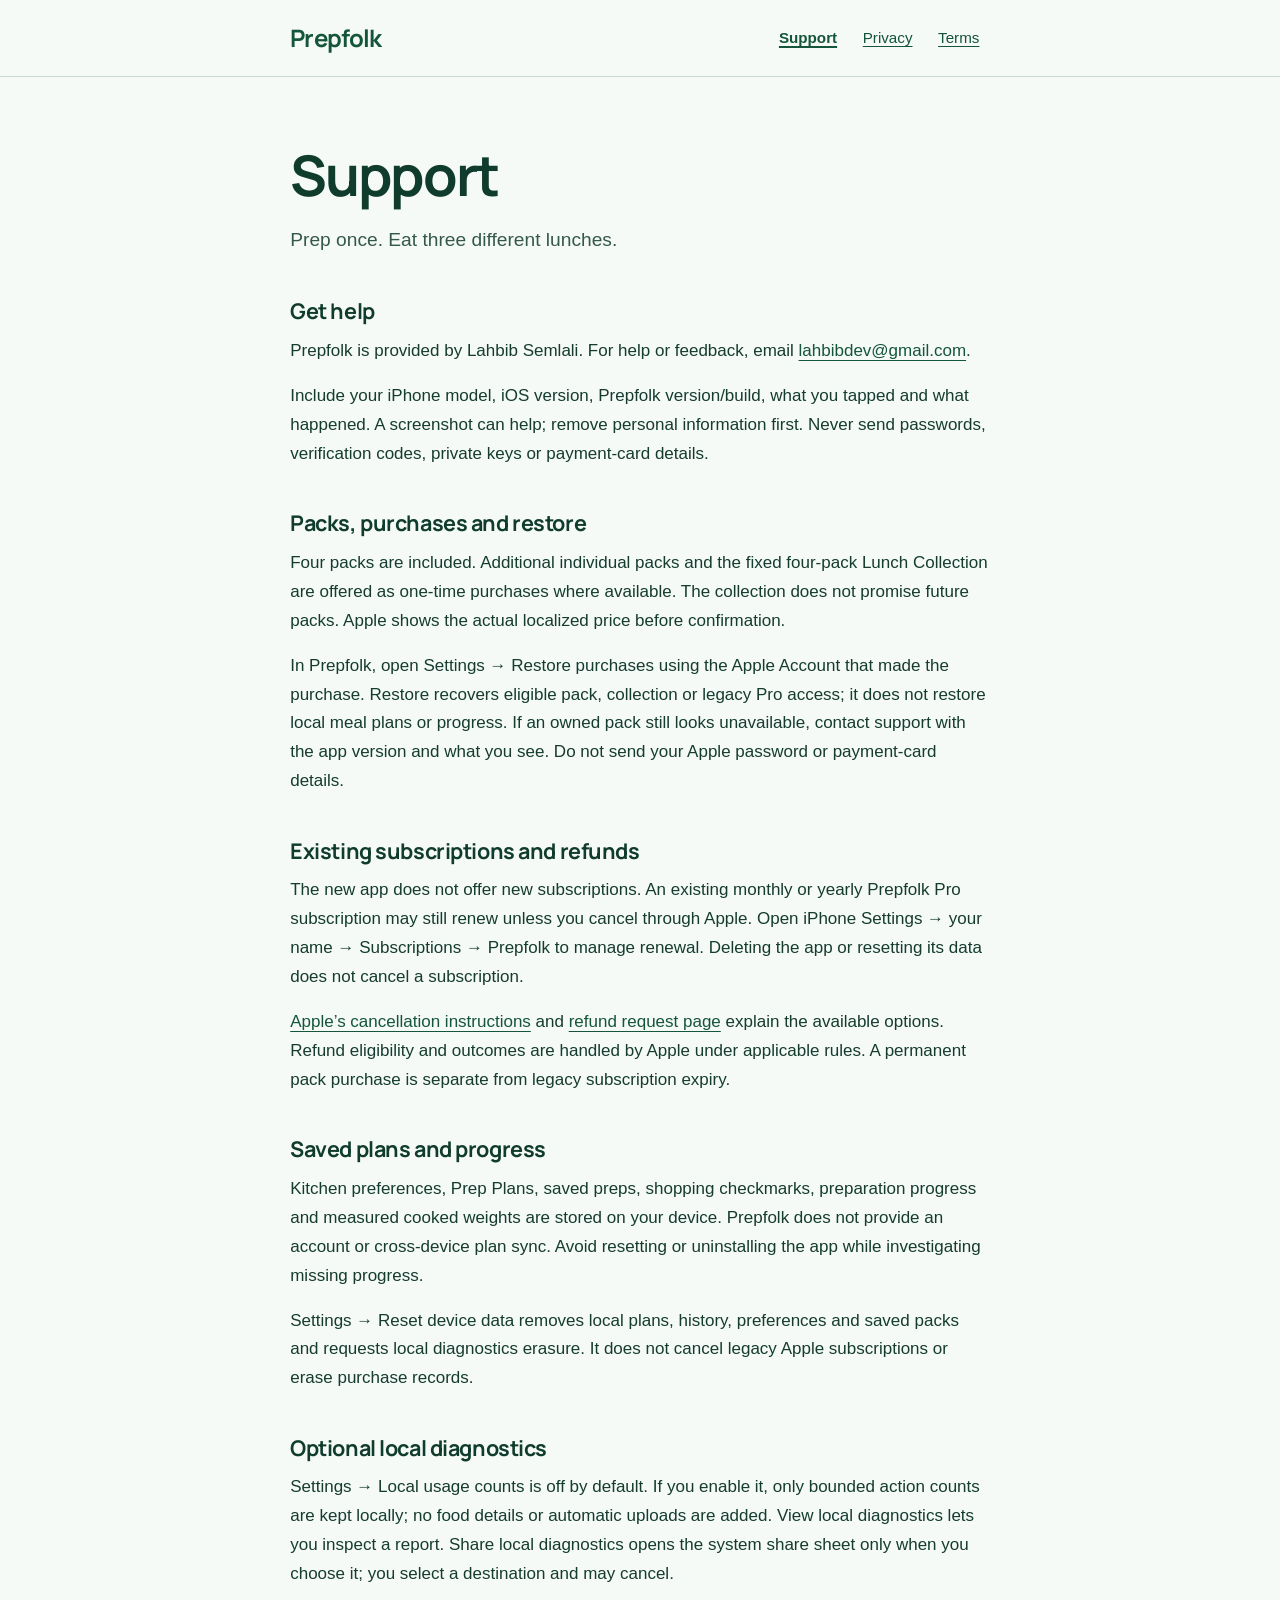
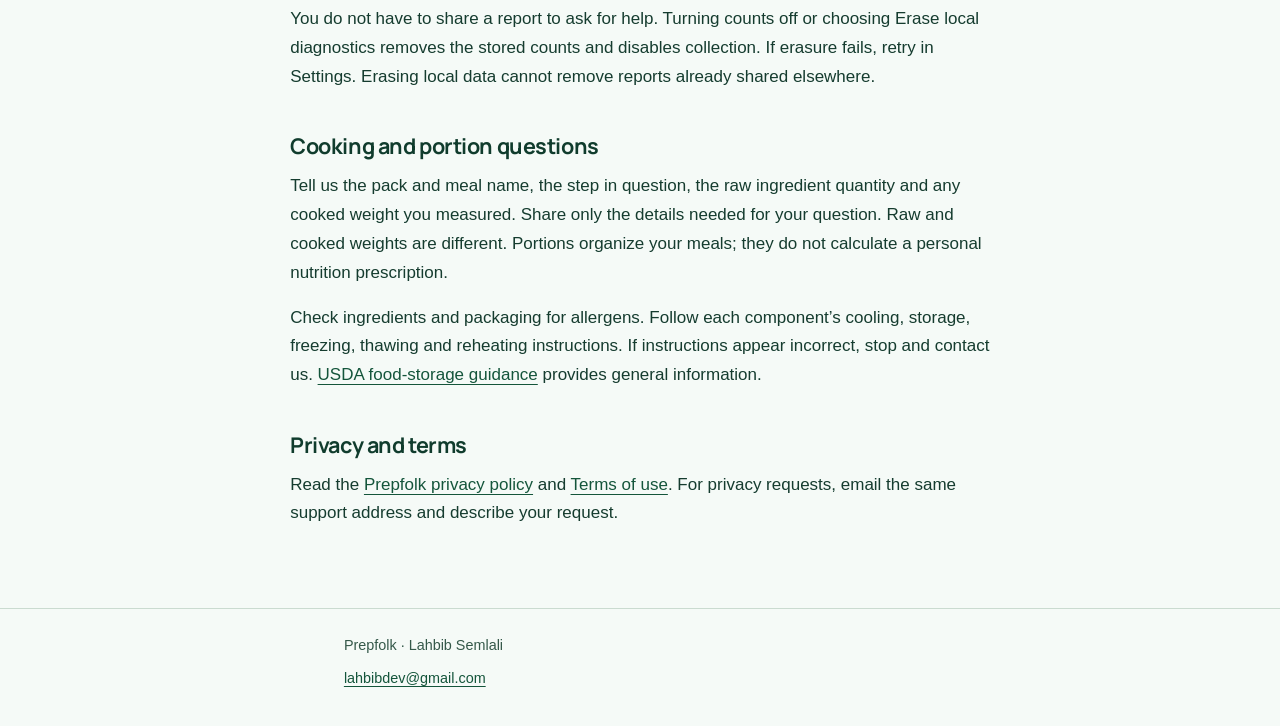
<file: index.html>
<!doctype html>
<html lang="en"><head><meta charset="utf-8"><meta name="viewport" content="width=device-width,initial-scale=1"><meta name="description" content="Prep once. Eat three different lunches."><meta name="referrer" content="no-referrer"><meta http-equiv="Content-Security-Policy" content="default-src 'none'; style-src 'self'; font-src 'self'; base-uri 'none'; form-action 'none'"><meta name="theme-color" content="#153c2f"><title>Support — Prepfolk</title><link rel="stylesheet" href="./style.css"></head><body><a class="skip" href="#main">Skip to content</a><header><div class="shell"><a class="brand" href="./">Prepfolk</a><nav aria-label="Support pages"><a href="./" aria-current="page">Support</a><a href="./privacy/">Privacy</a><a href="./terms/">Terms</a></nav></div></header><main id="main" class="shell" tabindex="-1"><h1>Support</h1><p class="intro">Prep once. Eat three different lunches.</p><section aria-labelledby="section-0"><h2 id="section-0">Get help</h2><p>Prepfolk is provided by Lahbib Semlali. For help or feedback, email <a href="mailto:lahbibdev@gmail.com">lahbibdev@gmail.com</a>.</p><p>Include your iPhone model, iOS version, Prepfolk version/build, what you tapped and what happened. A screenshot can help; remove personal information first. Never send passwords, verification codes, private keys or payment-card details.</p></section><section aria-labelledby="section-1"><h2 id="section-1">Packs, purchases and restore</h2><p>Four packs are included. Additional individual packs and the fixed four-pack Lunch Collection are offered as one-time purchases where available. The collection does not promise future packs. Apple shows the actual localized price before confirmation.</p><p>In Prepfolk, open Settings → Restore purchases using the Apple Account that made the purchase. Restore recovers eligible pack, collection or legacy Pro access; it does not restore local meal plans or progress. If an owned pack still looks unavailable, contact support with the app version and what you see. Do not send your Apple password or payment-card details.</p></section><section aria-labelledby="section-2"><h2 id="section-2">Existing subscriptions and refunds</h2><p>The new app does not offer new subscriptions. An existing monthly or yearly Prepfolk Pro subscription may still renew unless you cancel through Apple. Open iPhone Settings → your name → Subscriptions → Prepfolk to manage renewal. Deleting the app or resetting its data does not cancel a subscription.</p><p><a href="https://support.apple.com/en-us/118428">Apple’s cancellation instructions</a> and <a href="https://reportaproblem.apple.com/">refund request page</a> explain the available options. Refund eligibility and outcomes are handled by Apple under applicable rules. A permanent pack purchase is separate from legacy subscription expiry.</p></section><section aria-labelledby="section-3"><h2 id="section-3">Saved plans and progress</h2><p>Kitchen preferences, Prep Plans, saved preps, shopping checkmarks, preparation progress and measured cooked weights are stored on your device. Prepfolk does not provide an account or cross-device plan sync. Avoid resetting or uninstalling the app while investigating missing progress.</p><p>Settings → Reset device data removes local plans, history, preferences and saved packs and requests local diagnostics erasure. It does not cancel legacy Apple subscriptions or erase purchase records.</p></section><section aria-labelledby="section-4"><h2 id="section-4">Optional local diagnostics</h2><p>Settings → Local usage counts is off by default. If you enable it, only bounded action counts are kept locally; no food details or automatic uploads are added. View local diagnostics lets you inspect a report. Share local diagnostics opens the system share sheet only when you choose it; you select a destination and may cancel.</p><p>You do not have to share a report to ask for help. Turning counts off or choosing Erase local diagnostics removes the stored counts and disables collection. If erasure fails, retry in Settings. Erasing local data cannot remove reports already shared elsewhere.</p></section><section aria-labelledby="section-5"><h2 id="section-5">Cooking and portion questions</h2><p>Tell us the pack and meal name, the step in question, the raw ingredient quantity and any cooked weight you measured. Share only the details needed for your question. Raw and cooked weights are different. Portions organize your meals; they do not calculate a personal nutrition prescription.</p><p>Check ingredients and packaging for allergens. Follow each component’s cooling, storage, freezing, thawing and reheating instructions. If instructions appear incorrect, stop and contact us. <a href="https://www.fsis.usda.gov/food-safety/safe-food-handling-and-preparation/food-safety-basics/leftovers-and-food-safety">USDA food-storage guidance</a> provides general information.</p></section><section aria-labelledby="section-6"><h2 id="section-6">Privacy and terms</h2><p>Read the <a href="./privacy/">Prepfolk privacy policy</a> and <a href="./terms/">Terms of use</a>. For privacy requests, email the same support address and describe your request.</p></section></main><footer><div class="shell"><p>Prepfolk · Lahbib Semlali</p><a href="mailto:lahbibdev@gmail.com">lahbibdev@gmail.com</a></div></footer></body></html>
</file>
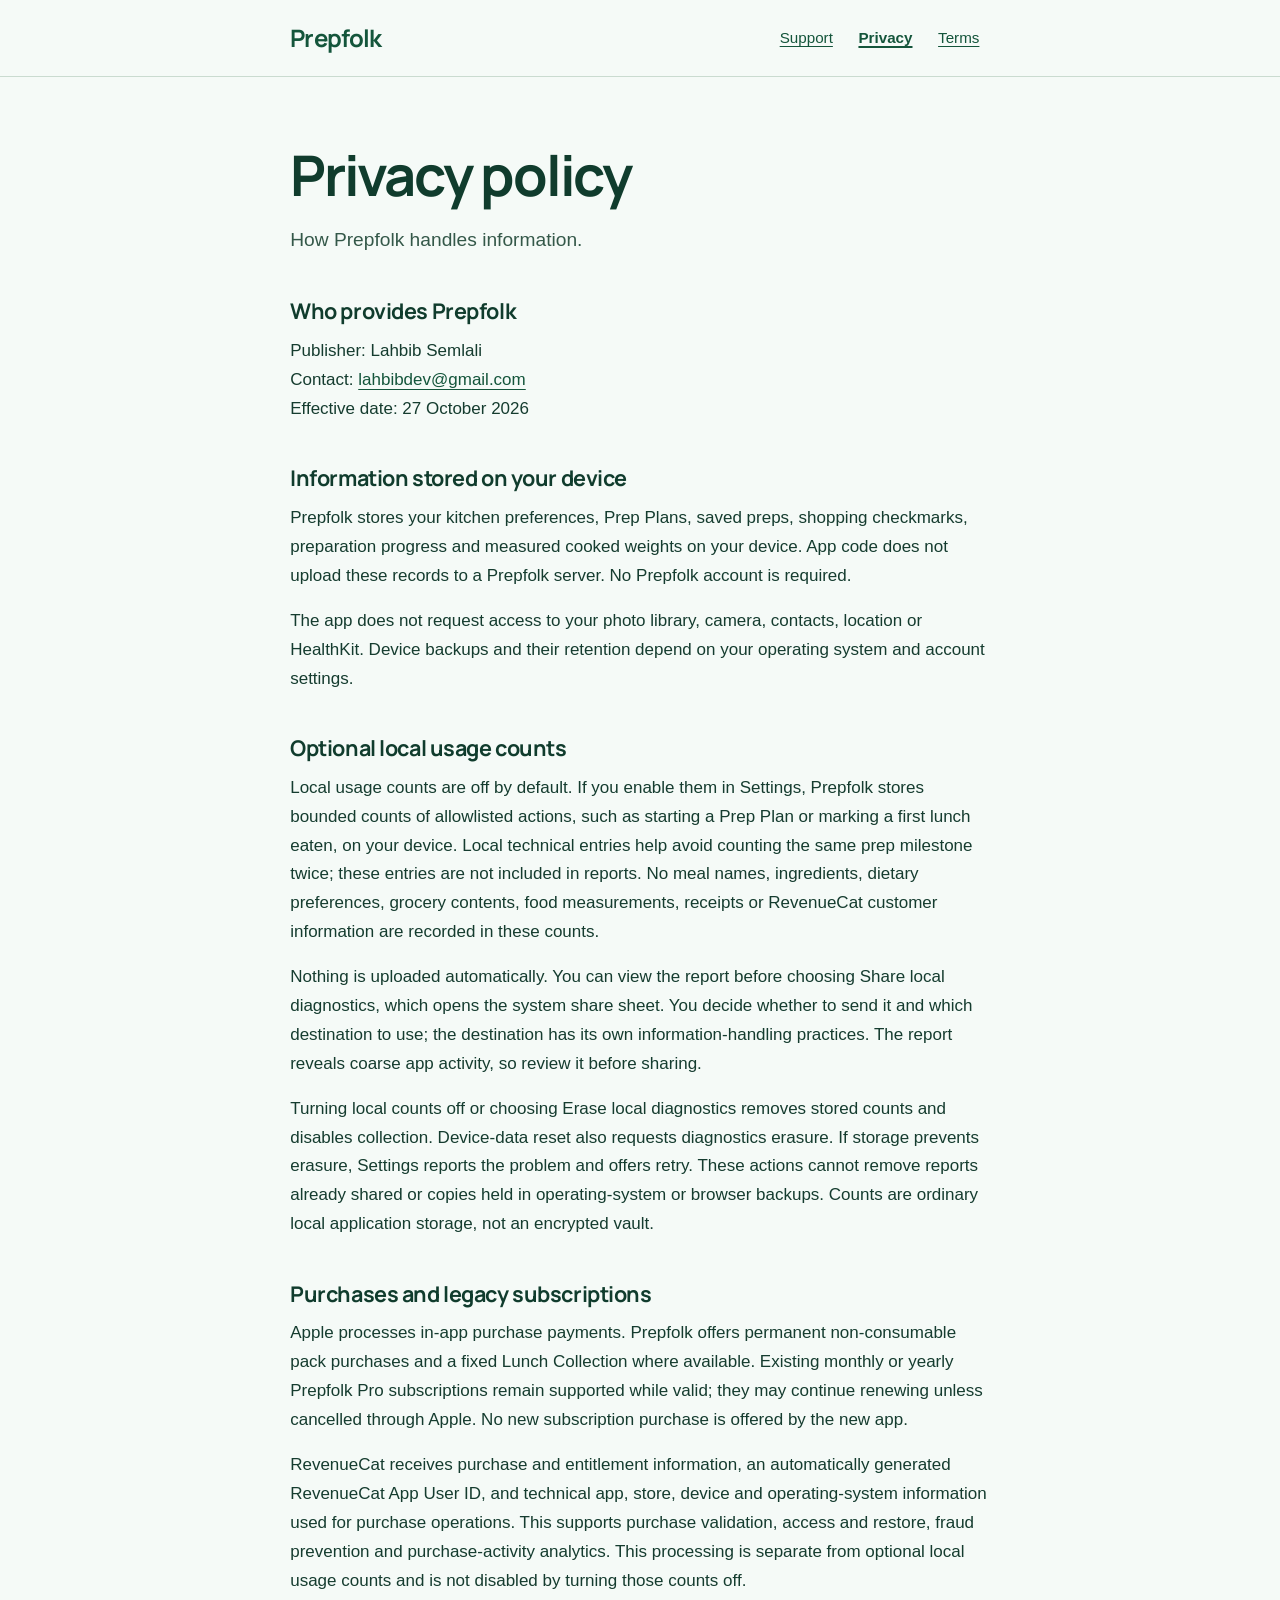
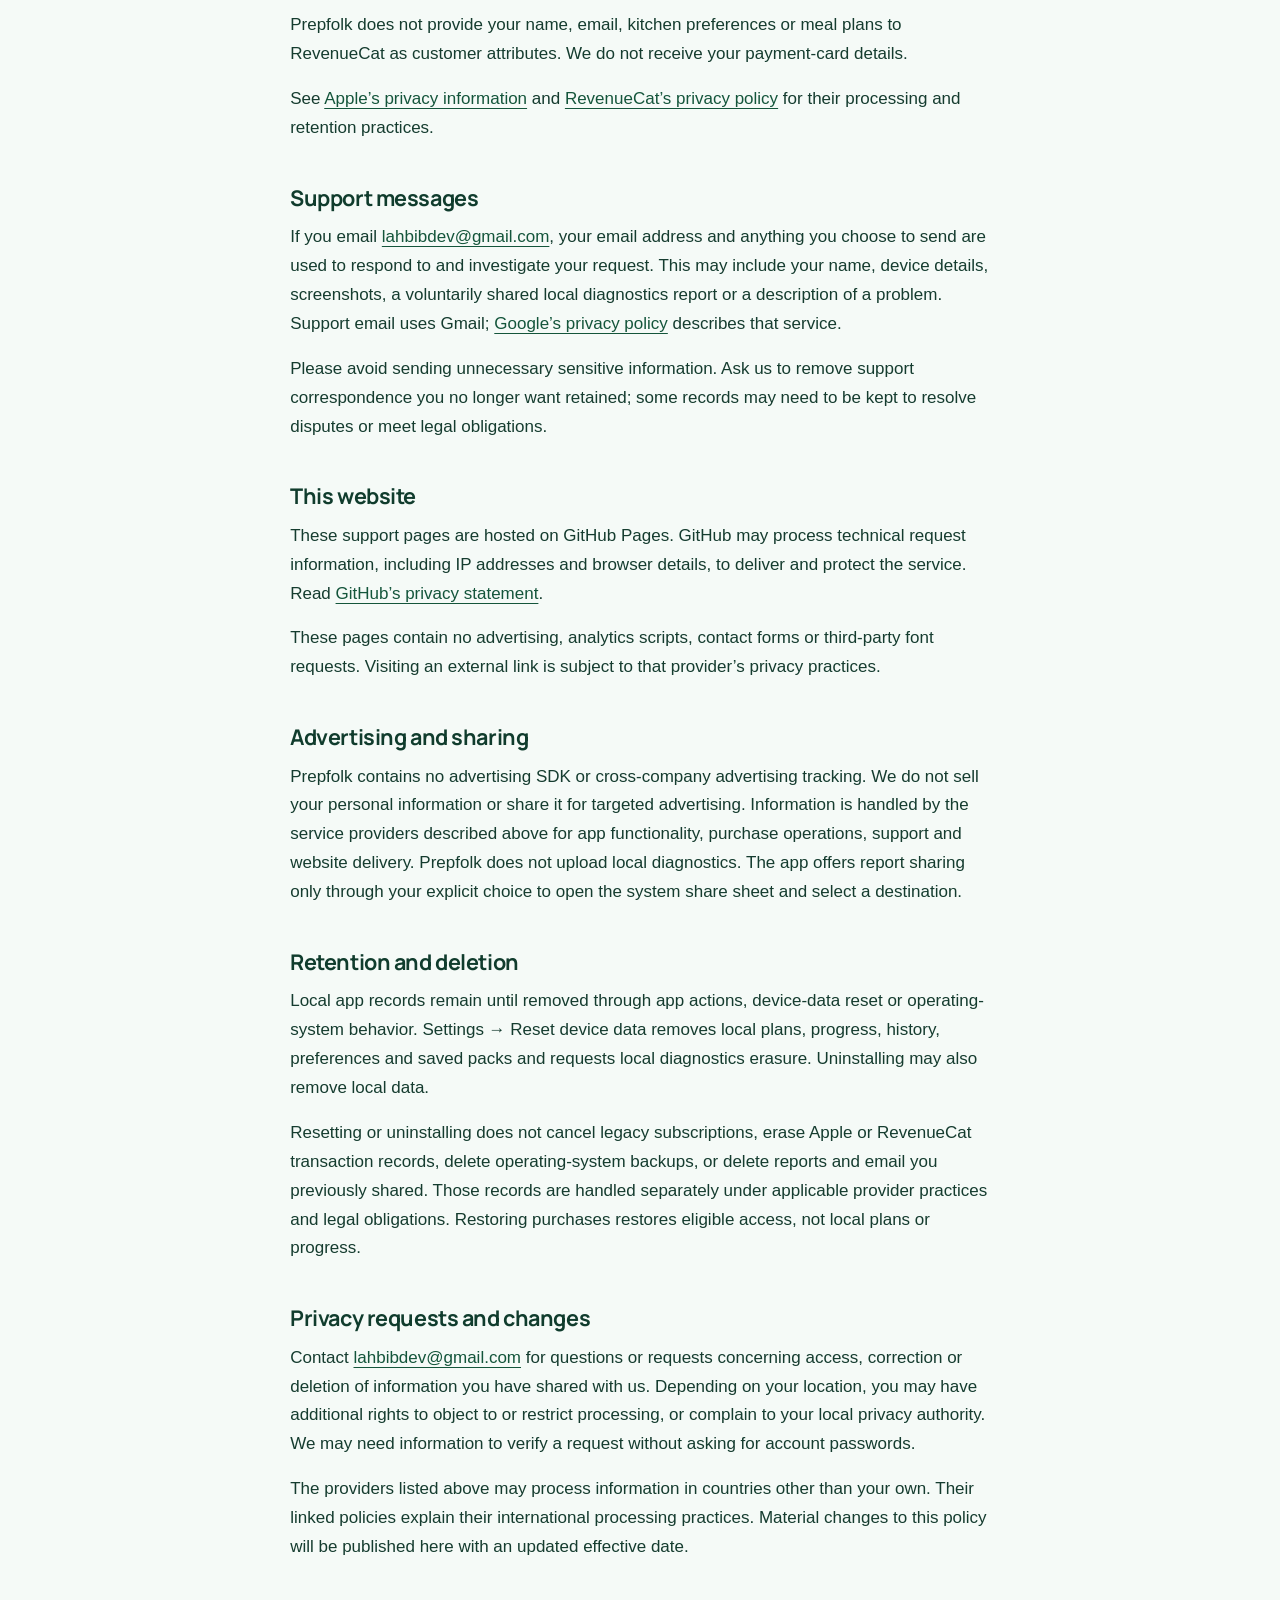
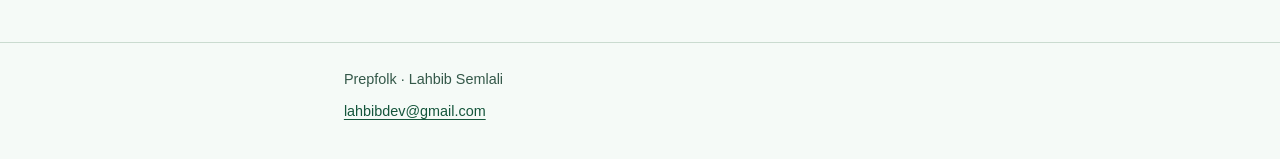
<file: privacy/index.html>
<!doctype html>
<html lang="en"><head><meta charset="utf-8"><meta name="viewport" content="width=device-width,initial-scale=1"><meta name="description" content="How Prepfolk handles information."><meta name="referrer" content="no-referrer"><meta http-equiv="Content-Security-Policy" content="default-src 'none'; style-src 'self'; font-src 'self'; base-uri 'none'; form-action 'none'"><meta name="theme-color" content="#153c2f"><title>Privacy policy — Prepfolk</title><link rel="stylesheet" href="../style.css"></head><body><a class="skip" href="#main">Skip to content</a><header><div class="shell"><a class="brand" href="../">Prepfolk</a><nav aria-label="Support pages"><a href="../">Support</a><a href="../privacy/" aria-current="page">Privacy</a><a href="../terms/">Terms</a></nav></div></header><main id="main" class="shell" tabindex="-1"><h1>Privacy policy</h1><p class="intro">How Prepfolk handles information.</p><section aria-labelledby="section-0"><h2 id="section-0">Who provides Prepfolk</h2><p>Publisher: Lahbib Semlali<br>Contact: <a href="mailto:lahbibdev@gmail.com">lahbibdev@gmail.com</a><br>Effective date: 27 October 2026</p></section><section aria-labelledby="section-1"><h2 id="section-1">Information stored on your device</h2><p>Prepfolk stores your kitchen preferences, Prep Plans, saved preps, shopping checkmarks, preparation progress and measured cooked weights on your device. App code does not upload these records to a Prepfolk server. No Prepfolk account is required.</p><p>The app does not request access to your photo library, camera, contacts, location or HealthKit. Device backups and their retention depend on your operating system and account settings.</p></section><section aria-labelledby="section-2"><h2 id="section-2">Optional local usage counts</h2><p>Local usage counts are off by default. If you enable them in Settings, Prepfolk stores bounded counts of allowlisted actions, such as starting a Prep Plan or marking a first lunch eaten, on your device. Local technical entries help avoid counting the same prep milestone twice; these entries are not included in reports. No meal names, ingredients, dietary preferences, grocery contents, food measurements, receipts or RevenueCat customer information are recorded in these counts.</p><p>Nothing is uploaded automatically. You can view the report before choosing Share local diagnostics, which opens the system share sheet. You decide whether to send it and which destination to use; the destination has its own information-handling practices. The report reveals coarse app activity, so review it before sharing.</p><p>Turning local counts off or choosing Erase local diagnostics removes stored counts and disables collection. Device-data reset also requests diagnostics erasure. If storage prevents erasure, Settings reports the problem and offers retry. These actions cannot remove reports already shared or copies held in operating-system or browser backups. Counts are ordinary local application storage, not an encrypted vault.</p></section><section aria-labelledby="section-3"><h2 id="section-3">Purchases and legacy subscriptions</h2><p>Apple processes in-app purchase payments. Prepfolk offers permanent non-consumable pack purchases and a fixed Lunch Collection where available. Existing monthly or yearly Prepfolk Pro subscriptions remain supported while valid; they may continue renewing unless cancelled through Apple. No new subscription purchase is offered by the new app.</p><p>RevenueCat receives purchase and entitlement information, an automatically generated RevenueCat App User ID, and technical app, store, device and operating-system information used for purchase operations. This supports purchase validation, access and restore, fraud prevention and purchase-activity analytics. This processing is separate from optional local usage counts and is not disabled by turning those counts off.</p><p>Prepfolk does not provide your name, email, kitchen preferences or meal plans to RevenueCat as customer attributes. We do not receive your payment-card details.</p><p>See <a href="https://www.apple.com/legal/privacy/">Apple’s privacy information</a> and <a href="https://www.revenuecat.com/privacy">RevenueCat’s privacy policy</a> for their processing and retention practices.</p></section><section aria-labelledby="section-4"><h2 id="section-4">Support messages</h2><p>If you email <a href="mailto:lahbibdev@gmail.com">lahbibdev@gmail.com</a>, your email address and anything you choose to send are used to respond to and investigate your request. This may include your name, device details, screenshots, a voluntarily shared local diagnostics report or a description of a problem. Support email uses Gmail; <a href="https://policies.google.com/privacy">Google’s privacy policy</a> describes that service.</p><p>Please avoid sending unnecessary sensitive information. Ask us to remove support correspondence you no longer want retained; some records may need to be kept to resolve disputes or meet legal obligations.</p></section><section aria-labelledby="section-5"><h2 id="section-5">This website</h2><p>These support pages are hosted on GitHub Pages. GitHub may process technical request information, including IP addresses and browser details, to deliver and protect the service. Read <a href="https://docs.github.com/en/site-policy/privacy-policies/github-general-privacy-statement">GitHub’s privacy statement</a>.</p><p>These pages contain no advertising, analytics scripts, contact forms or third-party font requests. Visiting an external link is subject to that provider’s privacy practices.</p></section><section aria-labelledby="section-6"><h2 id="section-6">Advertising and sharing</h2><p>Prepfolk contains no advertising SDK or cross-company advertising tracking. We do not sell your personal information or share it for targeted advertising. Information is handled by the service providers described above for app functionality, purchase operations, support and website delivery. Prepfolk does not upload local diagnostics. The app offers report sharing only through your explicit choice to open the system share sheet and select a destination.</p></section><section aria-labelledby="section-7"><h2 id="section-7">Retention and deletion</h2><p>Local app records remain until removed through app actions, device-data reset or operating-system behavior. Settings → Reset device data removes local plans, progress, history, preferences and saved packs and requests local diagnostics erasure. Uninstalling may also remove local data.</p><p>Resetting or uninstalling does not cancel legacy subscriptions, erase Apple or RevenueCat transaction records, delete operating-system backups, or delete reports and email you previously shared. Those records are handled separately under applicable provider practices and legal obligations. Restoring purchases restores eligible access, not local plans or progress.</p></section><section aria-labelledby="section-8"><h2 id="section-8">Privacy requests and changes</h2><p>Contact <a href="mailto:lahbibdev@gmail.com">lahbibdev@gmail.com</a> for questions or requests concerning access, correction or deletion of information you have shared with us. Depending on your location, you may have additional rights to object to or restrict processing, or complain to your local privacy authority. We may need information to verify a request without asking for account passwords.</p><p>The providers listed above may process information in countries other than your own. Their linked policies explain their international processing practices. Material changes to this policy will be published here with an updated effective date.</p></section></main><footer><div class="shell"><p>Prepfolk · Lahbib Semlali</p><a href="mailto:lahbibdev@gmail.com">lahbibdev@gmail.com</a></div></footer></body></html>
</file>
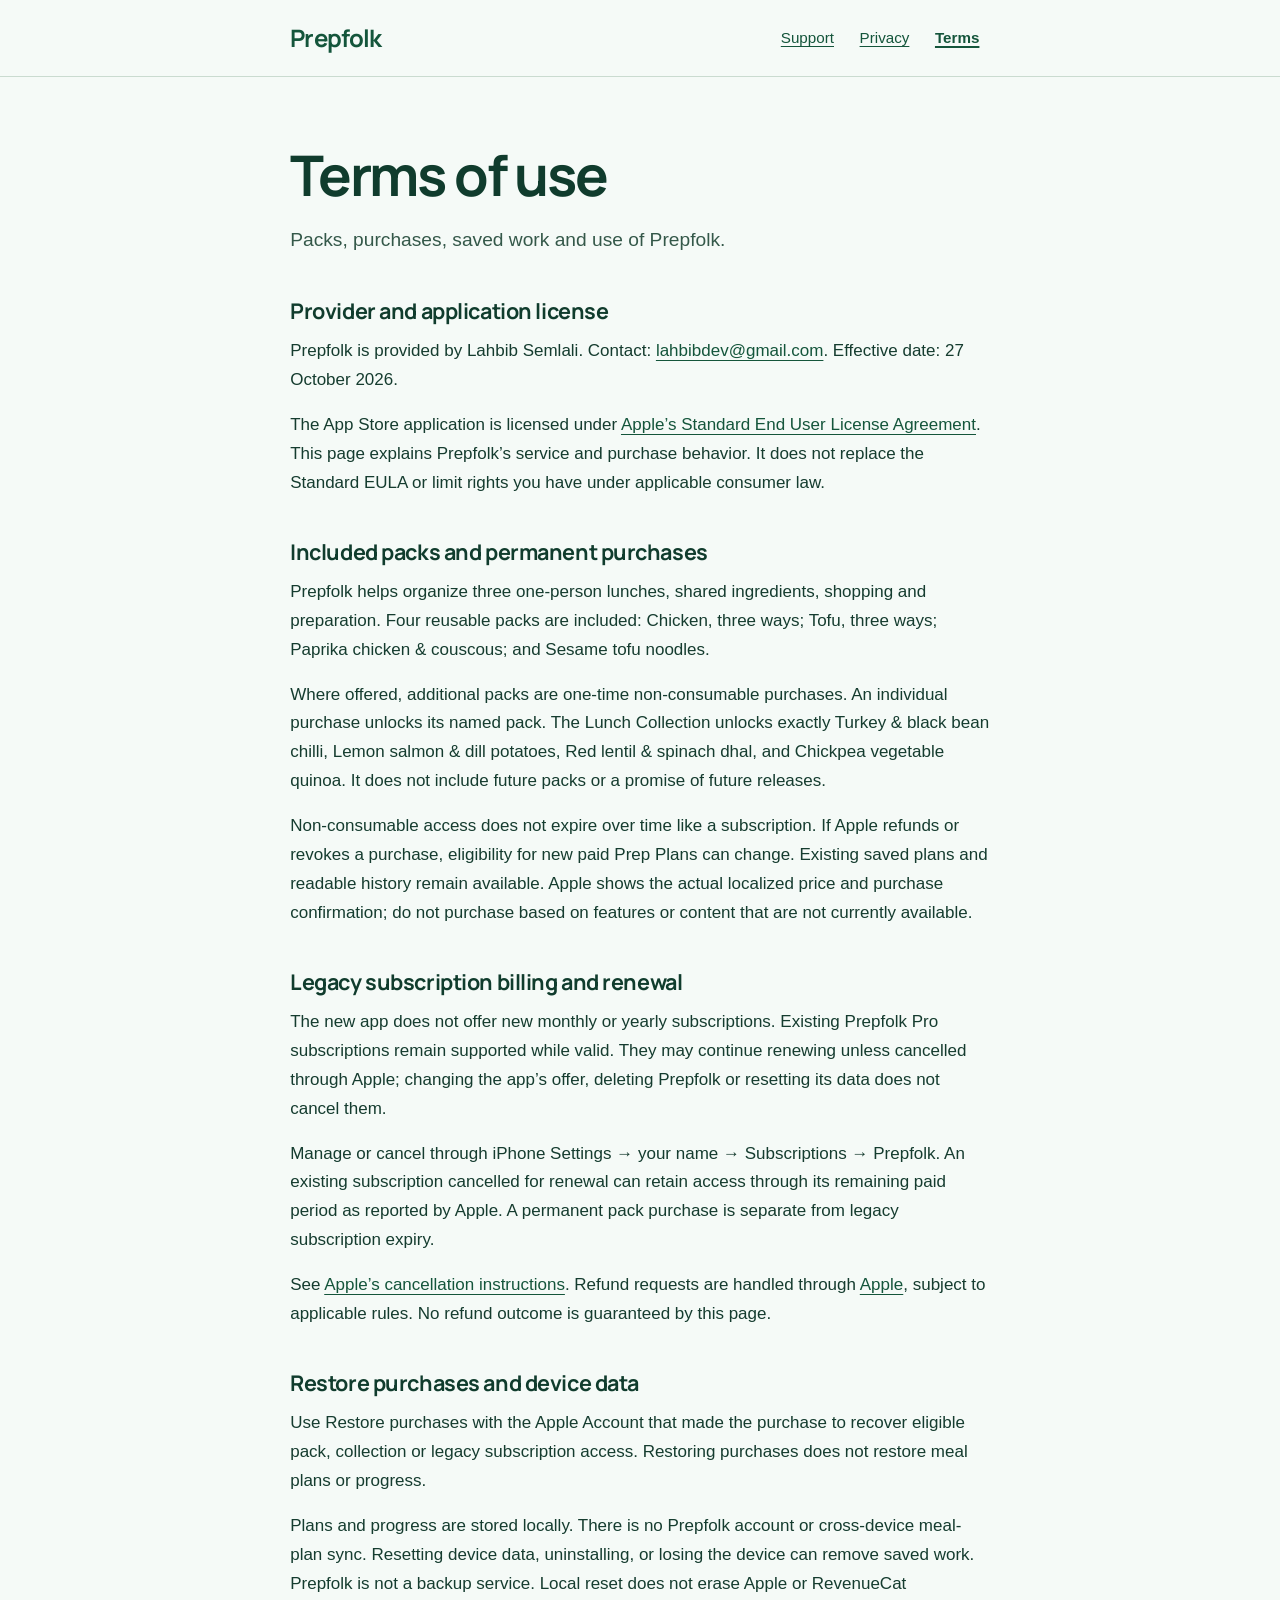
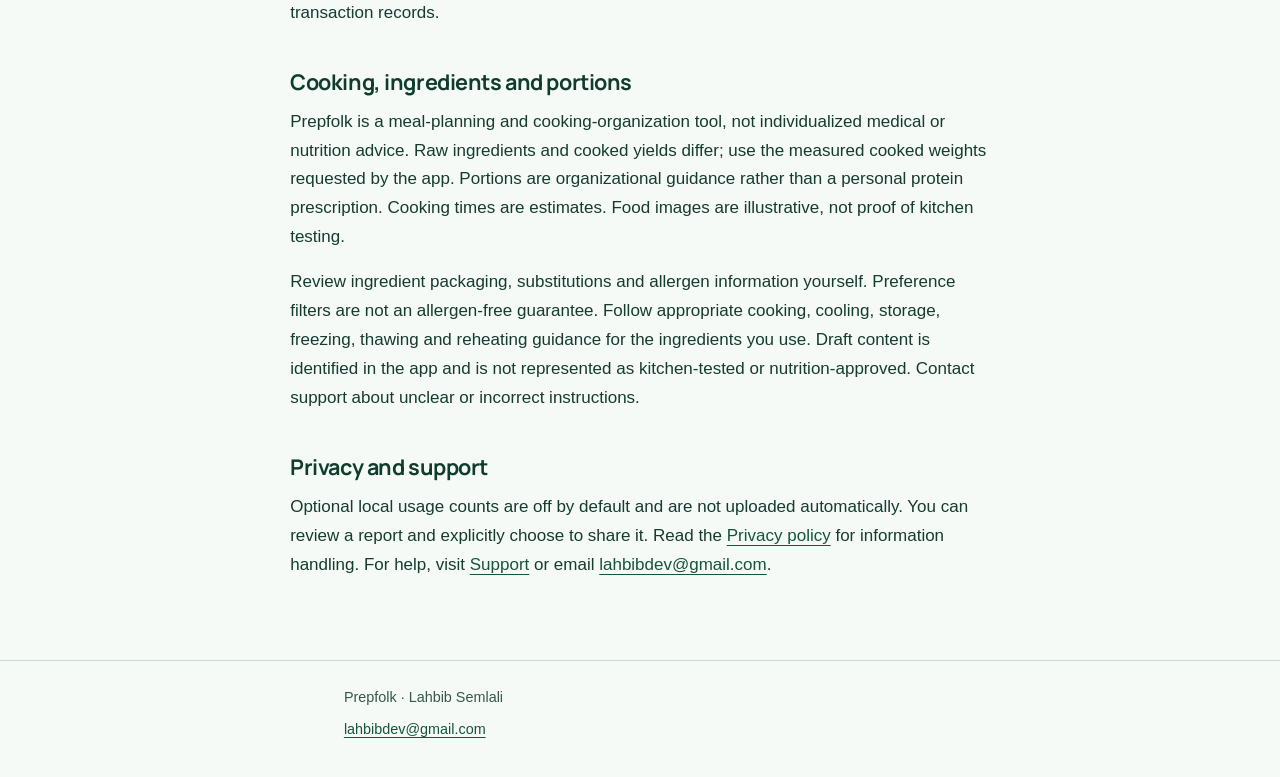
<file: terms/index.html>
<!doctype html>
<html lang="en"><head><meta charset="utf-8"><meta name="viewport" content="width=device-width,initial-scale=1"><meta name="description" content="Packs, purchases, saved work and use of Prepfolk."><meta name="referrer" content="no-referrer"><meta http-equiv="Content-Security-Policy" content="default-src 'none'; style-src 'self'; font-src 'self'; base-uri 'none'; form-action 'none'"><meta name="theme-color" content="#153c2f"><title>Terms of use — Prepfolk</title><link rel="stylesheet" href="../style.css"></head><body><a class="skip" href="#main">Skip to content</a><header><div class="shell"><a class="brand" href="../">Prepfolk</a><nav aria-label="Support pages"><a href="../">Support</a><a href="../privacy/">Privacy</a><a href="../terms/" aria-current="page">Terms</a></nav></div></header><main id="main" class="shell" tabindex="-1"><h1>Terms of use</h1><p class="intro">Packs, purchases, saved work and use of Prepfolk.</p><section aria-labelledby="section-0"><h2 id="section-0">Provider and application license</h2><p>Prepfolk is provided by Lahbib Semlali. Contact: <a href="mailto:lahbibdev@gmail.com">lahbibdev@gmail.com</a>. Effective date: 27 October 2026.</p><p>The App Store application is licensed under <a href="https://www.apple.com/legal/internet-services/itunes/dev/stdeula/">Apple’s Standard End User License Agreement</a>. This page explains Prepfolk’s service and purchase behavior. It does not replace the Standard EULA or limit rights you have under applicable consumer law.</p></section><section aria-labelledby="section-1"><h2 id="section-1">Included packs and permanent purchases</h2><p>Prepfolk helps organize three one-person lunches, shared ingredients, shopping and preparation. Four reusable packs are included: Chicken, three ways; Tofu, three ways; Paprika chicken &amp; couscous; and Sesame tofu noodles.</p><p>Where offered, additional packs are one-time non-consumable purchases. An individual purchase unlocks its named pack. The Lunch Collection unlocks exactly Turkey &amp; black bean chilli, Lemon salmon &amp; dill potatoes, Red lentil &amp; spinach dhal, and Chickpea vegetable quinoa. It does not include future packs or a promise of future releases.</p><p>Non-consumable access does not expire over time like a subscription. If Apple refunds or revokes a purchase, eligibility for new paid Prep Plans can change. Existing saved plans and readable history remain available. Apple shows the actual localized price and purchase confirmation; do not purchase based on features or content that are not currently available.</p></section><section aria-labelledby="section-2"><h2 id="section-2">Legacy subscription billing and renewal</h2><p>The new app does not offer new monthly or yearly subscriptions. Existing Prepfolk Pro subscriptions remain supported while valid. They may continue renewing unless cancelled through Apple; changing the app’s offer, deleting Prepfolk or resetting its data does not cancel them.</p><p>Manage or cancel through iPhone Settings → your name → Subscriptions → Prepfolk. An existing subscription cancelled for renewal can retain access through its remaining paid period as reported by Apple. A permanent pack purchase is separate from legacy subscription expiry.</p><p>See <a href="https://support.apple.com/en-us/118428">Apple’s cancellation instructions</a>. Refund requests are handled through <a href="https://reportaproblem.apple.com/">Apple</a>, subject to applicable rules. No refund outcome is guaranteed by this page.</p></section><section aria-labelledby="section-3"><h2 id="section-3">Restore purchases and device data</h2><p>Use Restore purchases with the Apple Account that made the purchase to recover eligible pack, collection or legacy subscription access. Restoring purchases does not restore meal plans or progress.</p><p>Plans and progress are stored locally. There is no Prepfolk account or cross-device meal-plan sync. Resetting device data, uninstalling, or losing the device can remove saved work. Prepfolk is not a backup service. Local reset does not erase Apple or RevenueCat transaction records.</p></section><section aria-labelledby="section-4"><h2 id="section-4">Cooking, ingredients and portions</h2><p>Prepfolk is a meal-planning and cooking-organization tool, not individualized medical or nutrition advice. Raw ingredients and cooked yields differ; use the measured cooked weights requested by the app. Portions are organizational guidance rather than a personal protein prescription. Cooking times are estimates. Food images are illustrative, not proof of kitchen testing.</p><p>Review ingredient packaging, substitutions and allergen information yourself. Preference filters are not an allergen-free guarantee. Follow appropriate cooking, cooling, storage, freezing, thawing and reheating guidance for the ingredients you use. Draft content is identified in the app and is not represented as kitchen-tested or nutrition-approved. Contact support about unclear or incorrect instructions.</p></section><section aria-labelledby="section-5"><h2 id="section-5">Privacy and support</h2><p>Optional local usage counts are off by default and are not uploaded automatically. You can review a report and explicitly choose to share it. Read the <a href="../privacy/">Privacy policy</a> for information handling. For help, visit <a href="../">Support</a> or email <a href="mailto:lahbibdev@gmail.com">lahbibdev@gmail.com</a>.</p></section></main><footer><div class="shell"><p>Prepfolk · Lahbib Semlali</p><a href="mailto:lahbibdev@gmail.com">lahbibdev@gmail.com</a></div></footer></body></html>
</file>
<file: style.css>
@font-face{font-family:Manrope;src:url("fonts/manrope-bold.ttf") format("truetype");font-weight:700;font-display:swap}*{box-sizing:border-box}html{color-scheme:light;scroll-padding-top:1.5rem}body{margin:0;background:#f5faf7;color:#153c2f;font:1.0625rem/1.7 -apple-system,BlinkMacSystemFont,"Segoe UI",sans-serif}a{color:#14553b;text-underline-offset:.22em;overflow-wrap:anywhere}a:hover{text-decoration-thickness:2px}a:focus-visible{outline:3px solid #14553b;outline-offset:4px;border-radius:2px}::selection{background:#d4e947;color:#153c2f}.skip{position:absolute;top:-100px;left:1rem;padding:.7rem 1rem;background:#d4e947;z-index:2}.skip:focus{top:1rem}.shell{width:min(100% - 2.5rem,74ch);margin-inline:auto}header{border-bottom:1px solid #cadbd0}header .shell{display:flex;align-items:center;justify-content:space-between;gap:1rem;flex-wrap:wrap;padding-block:1rem}.brand{font-family:Manrope,sans-serif;font-size:1.5rem;font-weight:700;text-decoration:none;letter-spacing:-.035em}nav{display:flex;gap:.3rem;flex-wrap:wrap}nav a{display:flex;align-items:center;min-height:44px;padding:.4rem .65rem;font-size:.95rem}nav a[aria-current=page]{font-weight:700;text-decoration-thickness:2px}main{padding-block:clamp(2rem,6vw,4rem)}h1,h2{font-family:Manrope,sans-serif;color:#103c2d;line-height:1.2;text-wrap:balance}h1{font-size:clamp(2.2rem,6vw,3.5rem);letter-spacing:-.04em;margin:0 0 1rem}h2{font-size:1.35rem;letter-spacing:-.02em;margin:2.6rem 0 .8rem}p{margin:0 0 1rem}.intro{font-size:1.2rem;color:#345849;margin-bottom:2rem}footer{border-top:1px solid #cadbd0;padding-block:1.5rem;font-size:.9rem;color:#345849}footer p{margin:0}footer a{display:inline-block;min-height:44px;padding-block:.5rem}@media(max-width:420px){header .shell{display:block}nav{margin-top:.5rem;margin-left:-.65rem}.shell{width:calc(100% - 2rem)}}@media print{body{background:white;color:black}header,footer,.skip{display:none}main{padding:0}.shell{width:100%;max-width:none}a{color:inherit}h2{break-after:avoid}}
</file>
